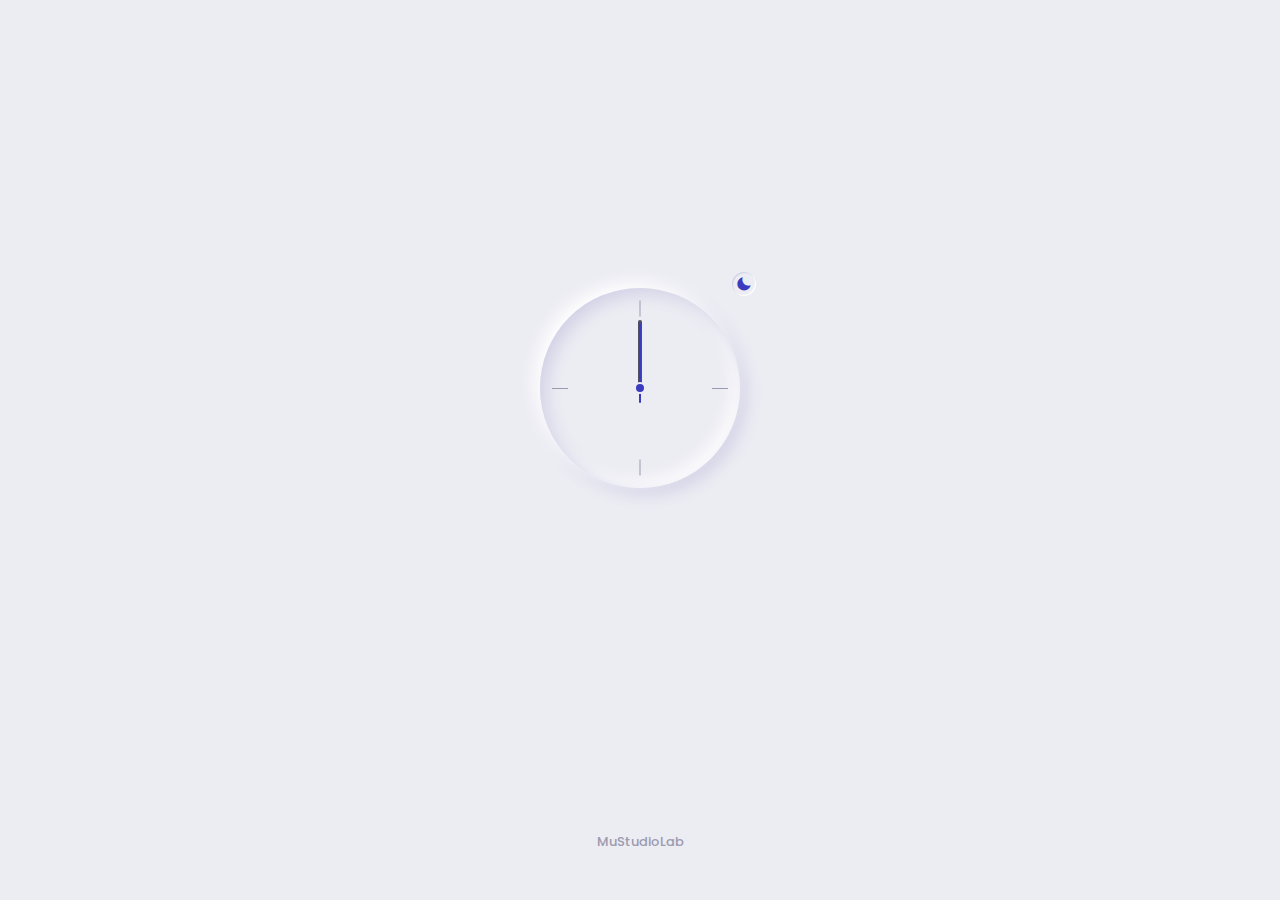
<file: ANALOG CLOCK UI Design/index.html>
<!DOCTYPE html>
    <html lang="en">
    <head>
        <meta charset="UTF-8">
        <meta name="viewport" content="width=device-width, initial-scale=1.0">

        <!--==================== BOXICONS ====================-->
        <link rel="stylesheet" href="https://cdn.jsdelivr.net/npm/boxicons@latest/css/boxicons.min.css">

        <!--==================== CSS ==========-->
        <link rel="stylesheet" href="assets/css/styles.css">

        <title>Clock Ui</title>
    </head>
    <body>
        <section class="clock container">
            <div class="clock__container grid">
                <div class="clock__content grid">
                    <div class="clock__circle">
                        <span class="clock__twelve"></span>
                        <span class="clock__three"></span>
                        <span class="clock__six"></span>
                        <span class="clock__nine"></span>
    
                        <div class="clock__rounder"></div>
                        <div class="clock__hour" id="clock-hour"></div>
                        <div class="clock__minutes" id="clock-minutes"></div>
                        <div class="clock__seconds" id="clock-seconds"></div>

                        <!-- Dark/light button -->
                        <div class="clock__theme">
                            <i class='bx bxs-moon' id="theme-button"></i>
                        </div>
                    </div>

                    <div>
                        <div class="clock__text">
                            <div class="clock__text-hour" id="text-hour"></div>
                            <div class="clock__text-minutes" id="text-minutes"></div>
                            <div class="clock__text-ampm" id="text-ampm"></div>
                        </div>
    
                        <div class="clock__date">
                            <!-- <span id="date-day-week"></span> -->
                            <span id="date-day"></span>
                            <span id="date-month"></span>
                            <span id="date-year"></span>
                        </div>
                    </div>
                </div>
                
                <a href="https://github.com/MuaddhAlsway" target="_blank" class="clock__logo">MuStudioLab</a>
            </div>
        </section>

        <!--==================== MAIN JS ====================-->
        <script src="assets/js/main.js"></script>
    </body>
</html>
</file>
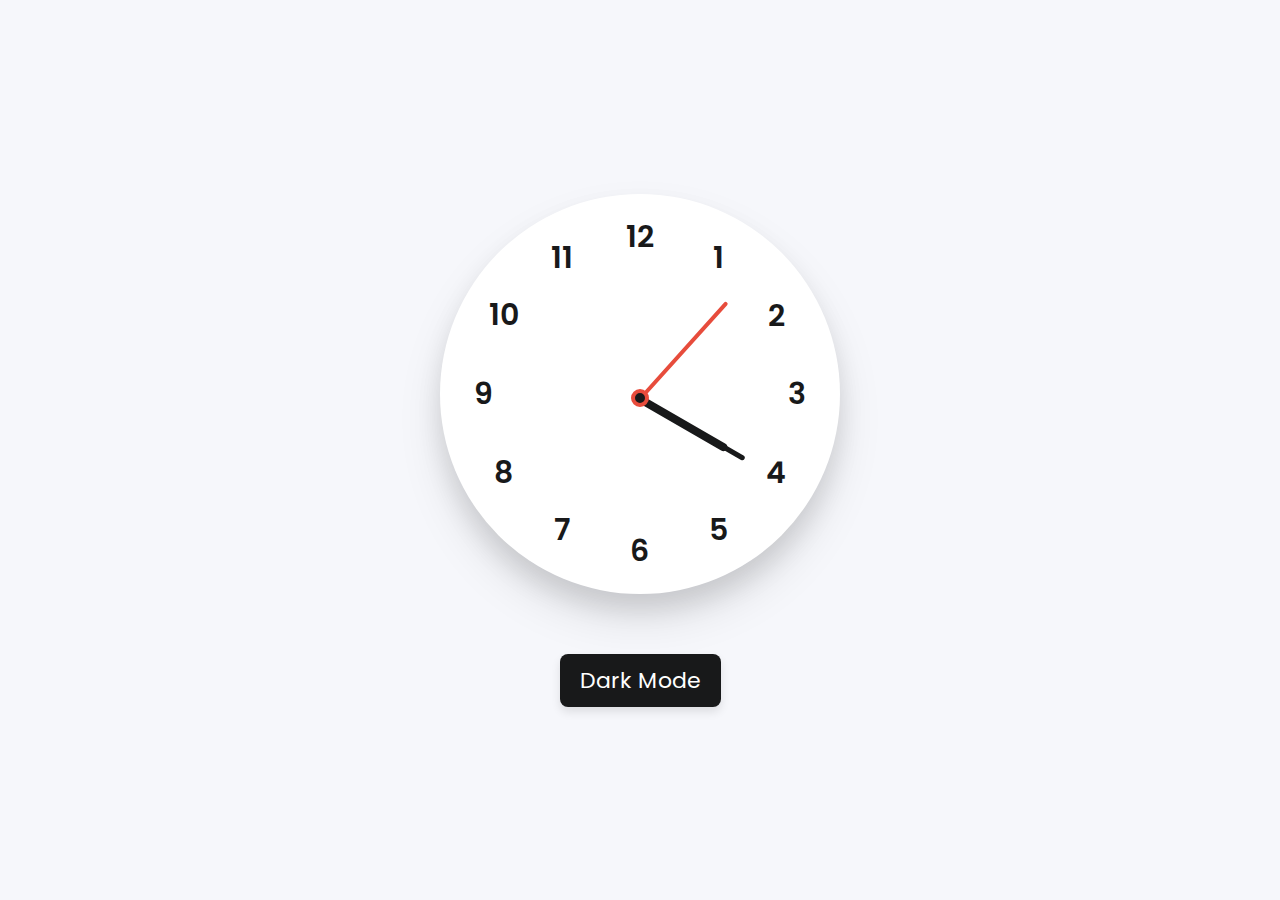
<file: Analog Clock/index.html>
<!DOCTYPE html>
<html lang="en" >
<head>
  <meta charset="UTF-8">
  <title>Analog Clock with Dark/White Theme</title>
  <link rel="stylesheet" href="./style.css">
</head>
<body>
<!-- partial:index.partial.html -->
<div class="container">
  <div class="clock">
    <label style="--i: 1"><span>1</span></label>
    <label style="--i: 2"><span>2</span></label>
    <label style="--i: 3"><span>3</span></label>
    <label style="--i: 4"><span>4</span></label>
    <label style="--i: 5"><span>5</span></label>
    <label style="--i: 6"><span>6</span></label>
    <label style="--i: 7"><span>7</span></label>
    <label style="--i: 8"><span>8</span></label>
    <label style="--i: 9"><span>9</span></label>
    <label style="--i: 10"><span>10</span></label>
    <label style="--i: 11"><span>11</span></label>
    <label style="--i: 12"><span>12</span></label>
    <div class="indicator">
      <span class="hand hour"></span>
      <span class="hand minute"></span>
      <span class="hand second"></span>
    </div>
  </div>
  <div class="mode-switch">Dark Mode</div>
</div>
<!-- partial -->
  <script  src="./main.js"></script>
</body>
</html>
</file>
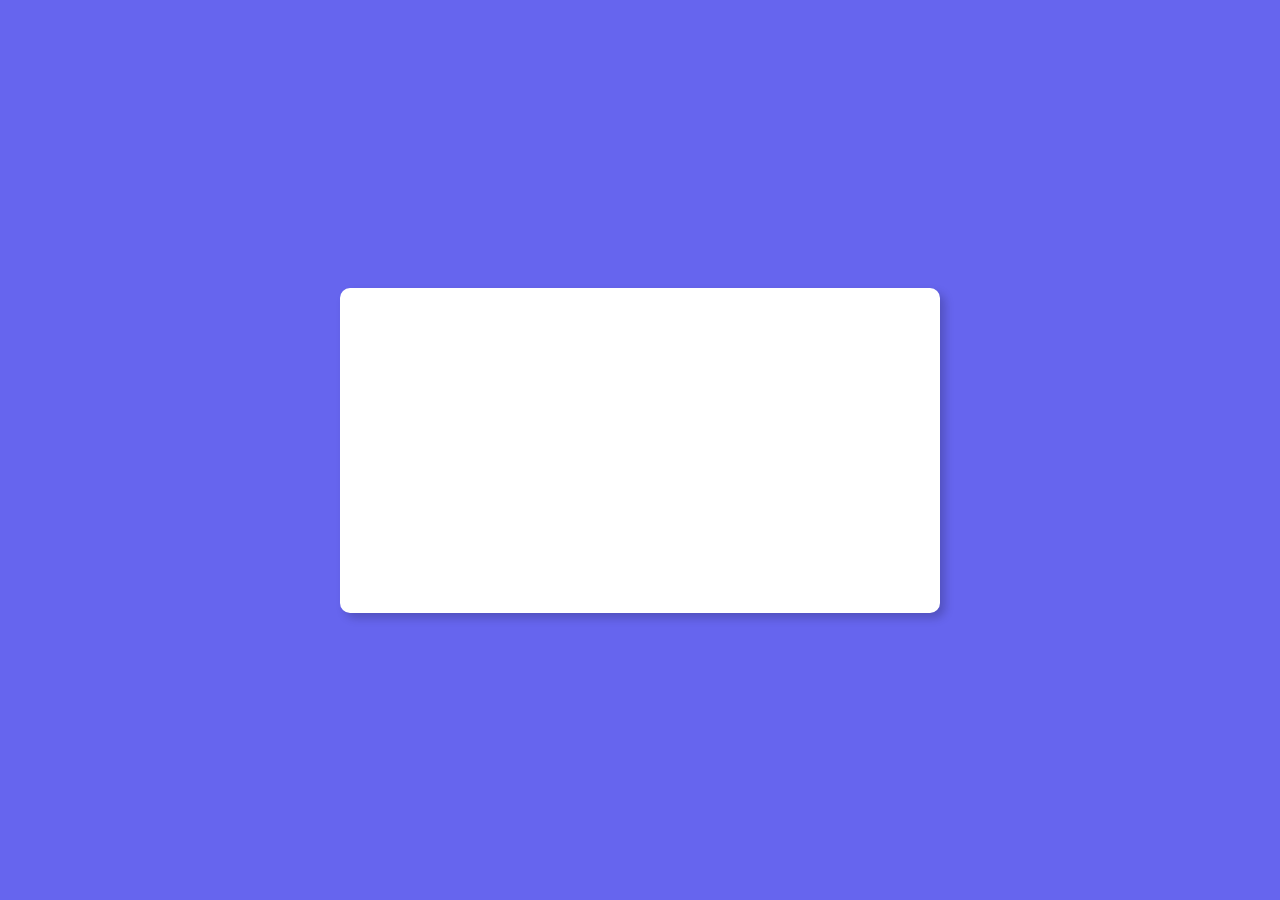
<file: Animated skills Bar UI Design/Index.html>
<!DOCTYPE html>
<html lang="en">
<head>
    <meta charset="UTF-8">
    <meta name="viewport" content="width=device-width, initial-scale=1.0">
    <title>Document</title>
    <link rel="stylesheet" href="style.css">
</head>
<body>
    <div class="skills-bar">
        <div class="bar">
            <div class="info">
                <span>HTML</span>
            </div>
            <div class="progress-line html"><span></span></div>
        </div>
         <div class="bar">
            <div class="info">
                <span>CSS</span>
            </div>
            <div class="progress-line css"><span></span></div>
        </div>
         <div class="bar">
            <div class="info">
                <span>jQuery</span>
            </div>
            <div class="progress-line jquery"><span></span></div>
        </div>
         <div class="bar">
            <div class="info">
                <span>Python</span>
            </div>
            <div class="progress-line python"><span></span></div>
        </div>
         <div class="bar">
            <div class="info">
                <span>MySQL</span>
            </div>
            <div class="progress-line mysql"><span></span></div>
        </div>
    </div>
</body>
</html>
</file>
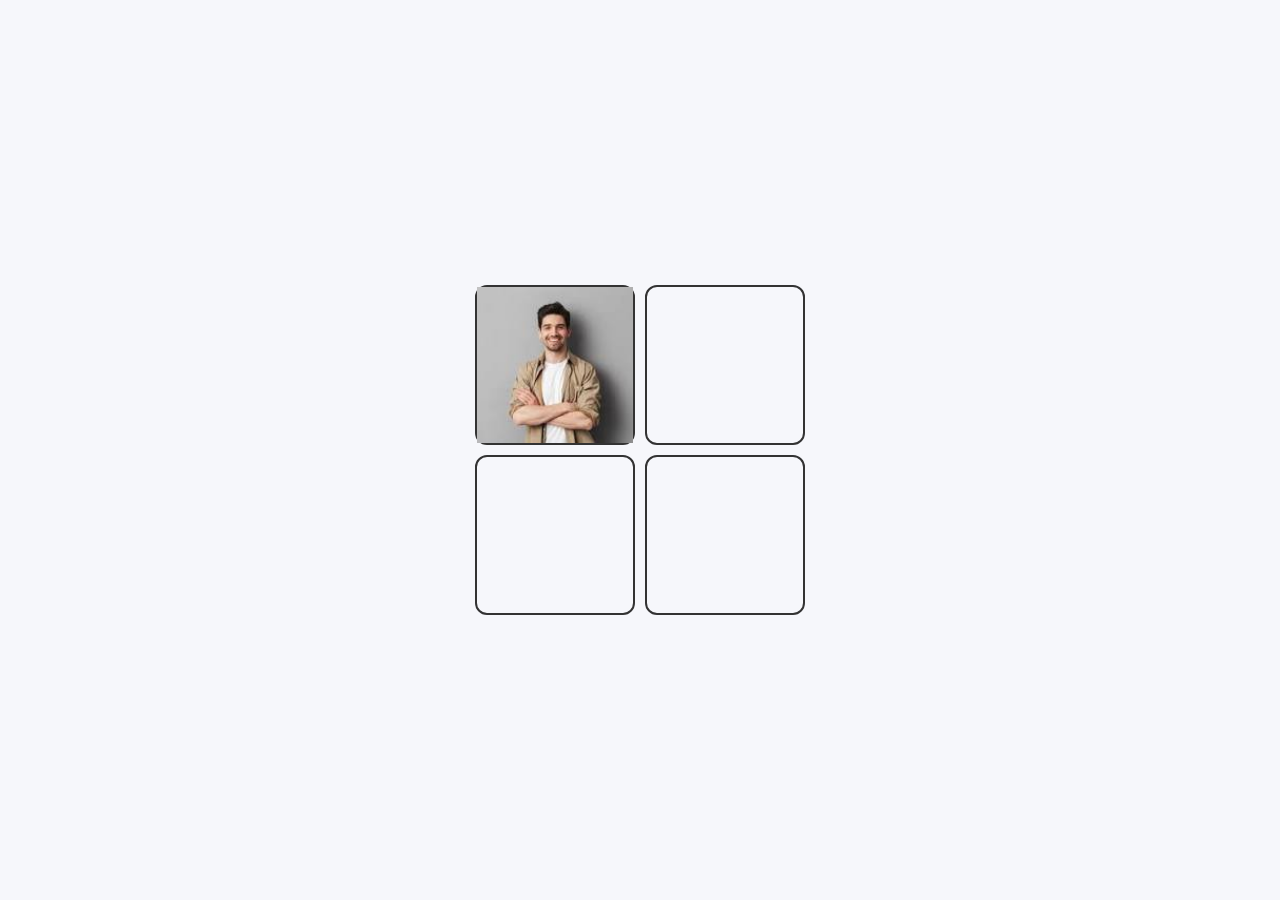
<file: Drag-Drob-Imag/Index.html>
<!DOCTYPE html>
<html lang="en">
<head>
    <meta charset="UTF-8">
    <meta name="viewport" content="width=device-width, initial-scale=1.0">
    <title>Document</title>
    <link rel="stylesheet" href="style.css">
</head>
<body>
    <section class="container">
        <div class="box">
            <div class="image" draggable="true"></div>
        </div>
        <div class="box"></div>
        <div class="box"></div>
        <div class="box"></div>
    </section>


    <script src="main.js"></script>
</body>
</html>
</file>
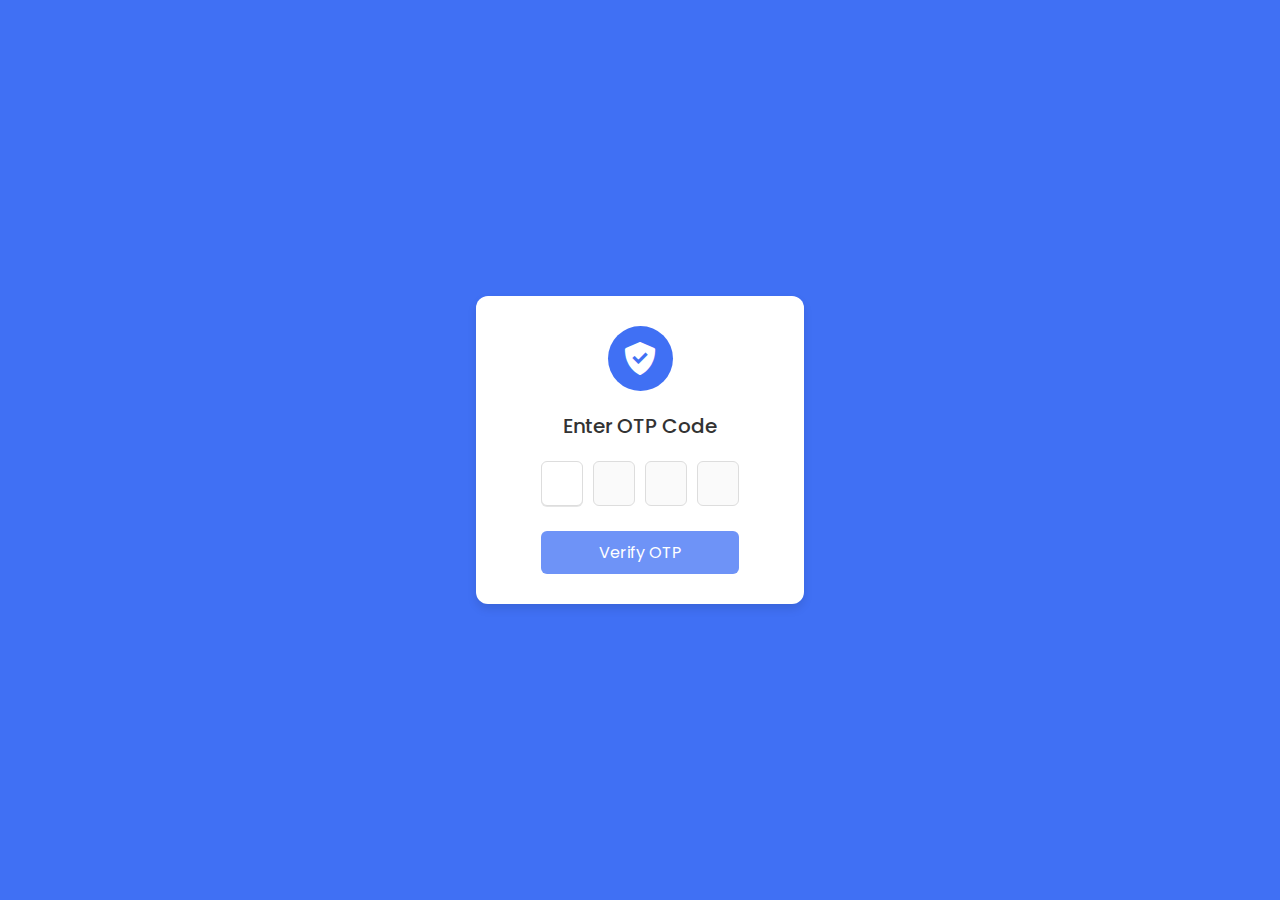
<file: OTP-Code/index.html>
<!DOCTYPE html>
<!-- Coding By CodingNepal - codingnepalweb.com -->
<html lang="en">
  <head>
    <meta charset="UTF-8" />
    <meta http-equiv="X-UA-Compatible" content="IE=edge" />
    <meta name="viewport" content="width=device-width, initial-scale=1.0" />
   <title>OTP Verification Form</title>
    <link rel="stylesheet" href="style.css" />
    <!-- Boxicons CSS -->
    <link href="https://unpkg.com/boxicons@2.1.4/css/boxicons.min.css" rel="stylesheet" />
   <script src="script.js" defer></script>
  </head>
  <body>
    <div class="container">
      <header>
        <i class="bx bxs-check-shield"></i>
      </header>
      <h4>Enter OTP Code</h4>
      <form action="#">
        <div class="input-field">
          <input type="number" />
          <input type="number" disabled />
          <input type="number" disabled />
          <input type="number" disabled />
        </div>
        <button>Verify OTP</button>
      </form>
    </div>
  </body>
</html>
</file>
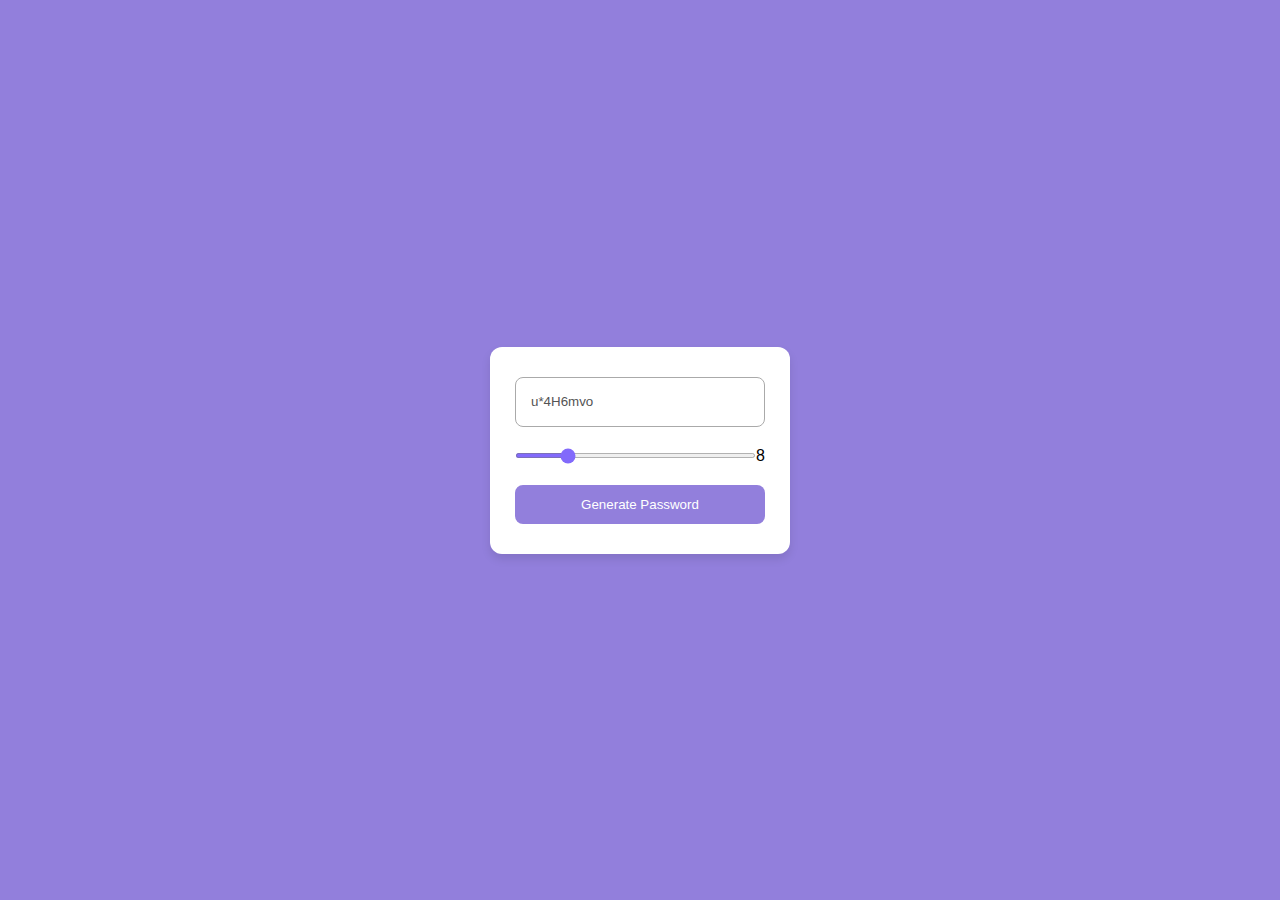
<file: Password Generator [ Front End ]/index.html>
<!DOCTYPE html>
<html lang="en">
<head>
    <meta charset="UTF-8">
    <meta name="viewport" content="width=device-width, initial-scale=1.0">
    <title>Document</title>
    <link rel="stylesheet" href="styles.css"> <link rel="stylesheet" href="https://unicons.iconscout.com/release/v4.0.0/css/line.css" />
 <link rel="stylesheet" href="https://unicons.iconscout.com/release/v4.0.0/css/line.css" />
</head>
<body>
    <div class="wrapper">
        <div class="password-box">
            <input type="text" placeholder="@codin$ghla" disabled>
            <i class="uil uil-copy copy-icon"></i>
        </div>

        <div class="range-box">
            <input type="range" min="6" max="16" value="8">
            <span class="slide-number">8</span>
        </div>

        <button class="generate-button">Generate Password</button>
    </div>

    <script src="script.js"></script>
</body>
</html>
</file>
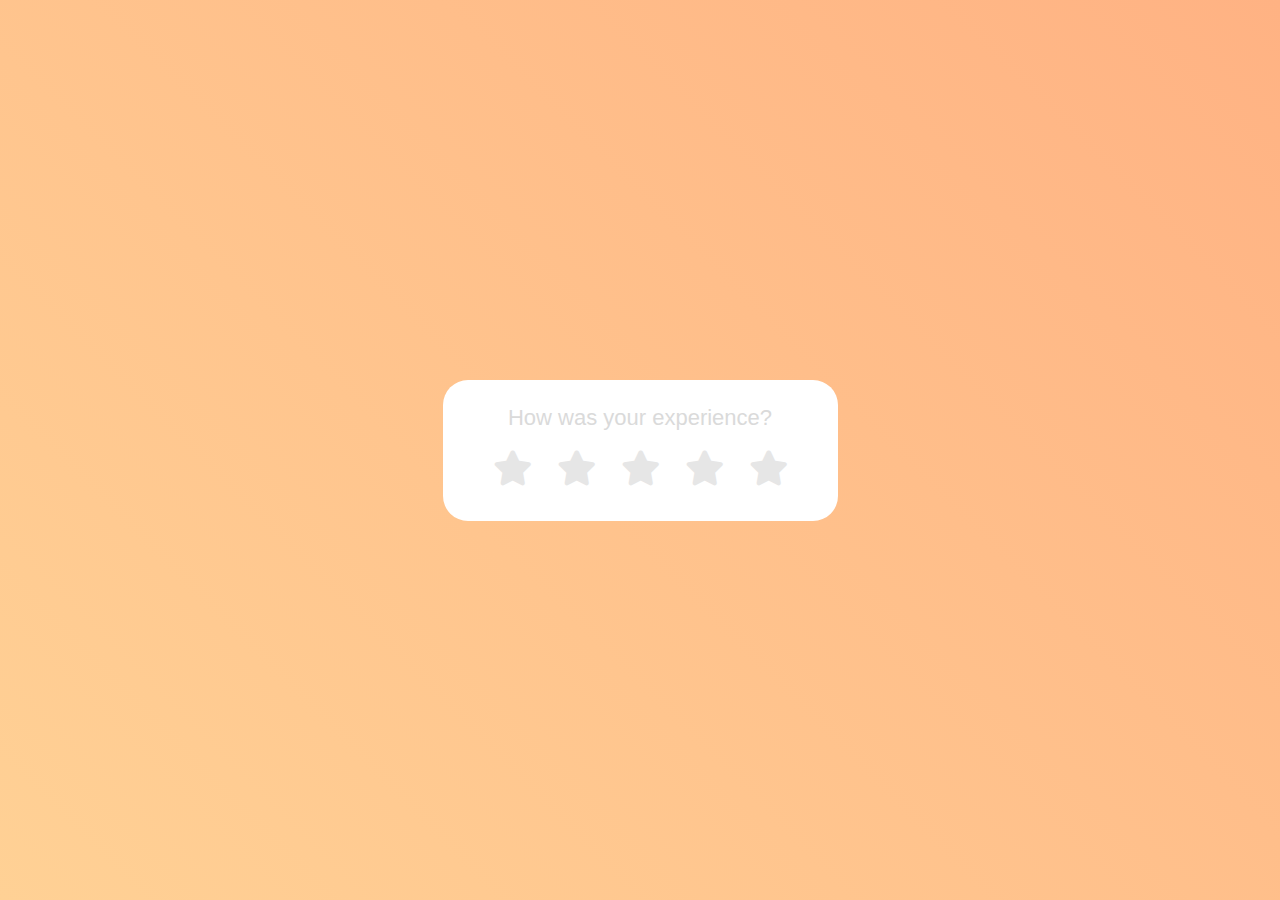
<file: Star-Rating/index.html>
<!-- Coding By CodingNepal - codingnepalweb.com -->
<html lang="en">
  <head>
    <meta charset="UTF-8" />
    <meta name="viewport" content="width=device-width, initial-scale=1.0" />
    <meta http-equiv="X-pUA-Compatible" content="ie=edge" />
    <title>Star Rating in HTML CSS & JavaScript</title>
    <link rel="stylesheet" href="styles.css" />
    <!-- Fontawesome CDN Link -->
    <link rel="stylesheet" href="https://cdnjs.cloudflare.com/ajax/libs/font-awesome/6.2.1/css/all.min.css" />
   
  </head>
  <body>
    <div class="rating-box">
<header>
        How was your experience?
    </header>

    <div class="stars">
        <i class="fa-solid fa-star"></i>
        <i class="fa-solid fa-star"></i>
        <i class="fa-solid fa-star"></i>
        <i class="fa-solid fa-star"> </i>
        <i class="fa-solid fa-star"> </i>
    </div>
    </div>
    

<script src="main.js" defer></script>
</body>

</html>
</file>
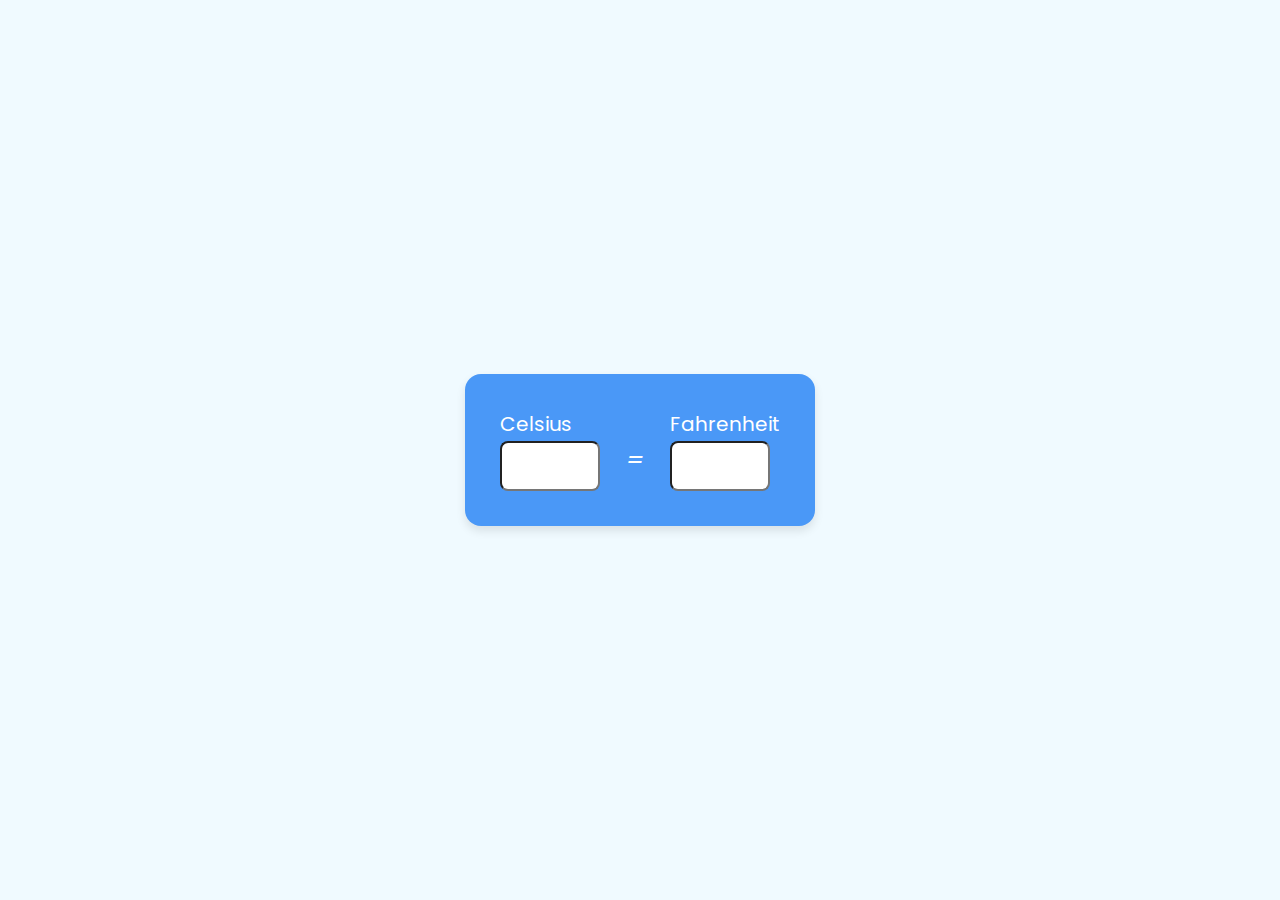
<file: Temperature Converter/Index.html>
<!DOCTYPE html>
<html lang="en">
<head>
    <meta charset="UTF-8">
    <meta name="viewport" content="width=device-width, initial-scale=1.0">
    <link rel="stylesheet" href="style.css">
    <title>Document</title>
</head>
<body>
    <div class="wrapper">
        <div class="input-box">
            <h6>Celsius</h6>
            <input type="number" id="celsius">
        </div>
        <i class="icon">=</i>
        <div class="input-box">
            <h6>Fahrenheit</h6>
            <input type="number" id="fahrenheit">
        </div>
    </div>

    <script src="main.js"></script>
</body>
</html>
</file>
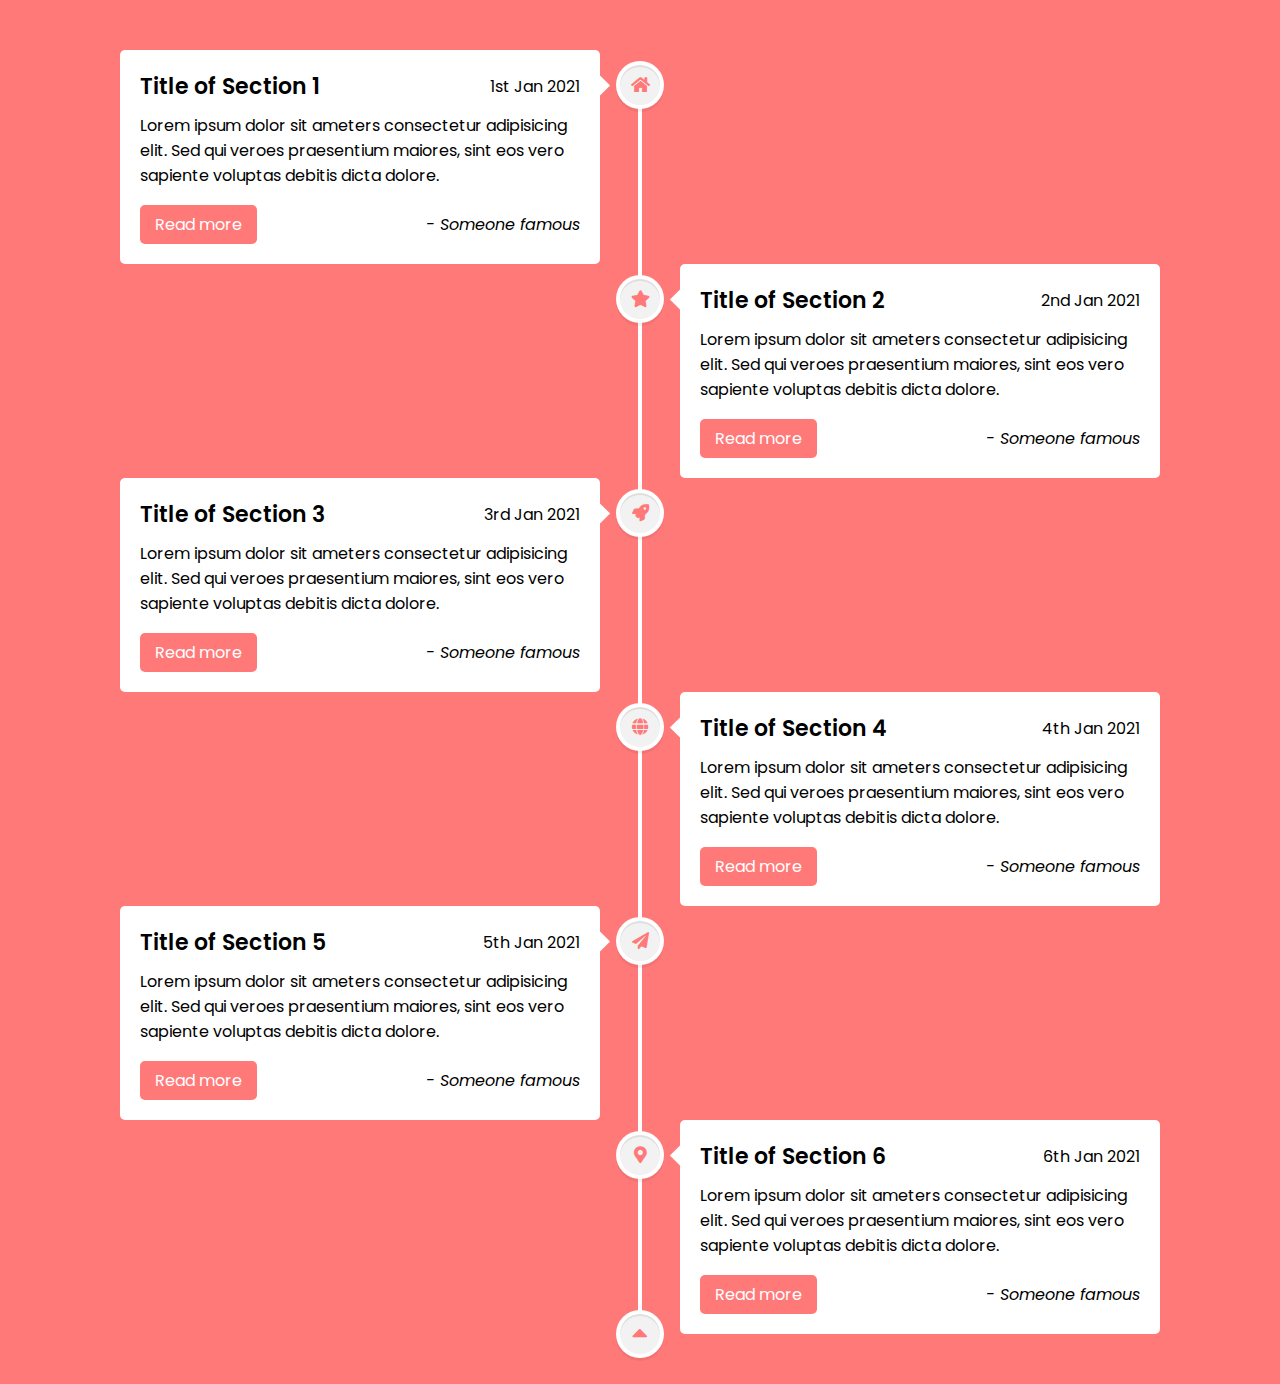
<file: Timeline Design/index.html>
<!DOCTYPE html>
<!-- Created By CodingNepal - www.codingnepalweb.com -->
<html lang="en">
<head>
    <meta charset="UTF-8">
    <title>Responsive Timeline Design | CodingNepal</title>
    <meta name="viewport" content="width=device-width, initial-scale=1.0">
    <link rel="stylesheet" href="style.css">
    <link rel="stylesheet" href="https://cdnjs.cloudflare.com/ajax/libs/font-awesome/5.15.3/css/all.min.css"/>
</head>
<body>
  <div class="wrapper">
    <div class="center-line">
      <a href="#" class="scroll-icon"><i class="fas fa-caret-up"></i></a>
    </div>
    <div class="row row-1">
      <section>
        <i class="icon fas fa-home"></i>
        <div class="details">
          <span class="title">Title of Section 1</span>
          <span>1st Jan 2021</span>
        </div>
        <p>Lorem ipsum dolor sit ameters consectetur adipisicing elit. Sed qui veroes praesentium maiores, sint eos vero sapiente voluptas debitis dicta dolore.</p>
        <div class="bottom">
          <a href="#">Read more</a>
          <i>- Someone famous</i>
        </div>
      </section>
    </div>
    <div class="row row-2">
      <section>
        <i class="icon fas fa-star"></i>
        <div class="details">
          <span class="title">Title of Section 2</span>
          <span>2nd Jan 2021</span>
        </div>
        <p>Lorem ipsum dolor sit ameters consectetur adipisicing elit. Sed qui veroes praesentium maiores, sint eos vero sapiente voluptas debitis dicta dolore.</p>
        <div class="bottom">
          <a href="#">Read more</a>
          <i>- Someone famous</i>
        </div>
      </section>
    </div>
    <div class="row row-1">
      <section>
        <i class="icon fas fa-rocket"></i>
        <div class="details">
          <span class="title">Title of Section 3</span>
          <span>3rd Jan 2021</span>
        </div>
        <p>Lorem ipsum dolor sit ameters consectetur adipisicing elit. Sed qui veroes praesentium maiores, sint eos vero sapiente voluptas debitis dicta dolore.</p>
        <div class="bottom">
          <a href="#">Read more</a>
          <i>- Someone famous</i>
        </div>
      </section>
    </div>
    <div class="row row-2">
      <section>
        <i class="icon fas fa-globe"></i>
        <div class="details">
          <span class="title">Title of Section 4</span>
          <span>4th Jan 2021</span>
        </div>
        <p>Lorem ipsum dolor sit ameters consectetur adipisicing elit. Sed qui veroes praesentium maiores, sint eos vero sapiente voluptas debitis dicta dolore.</p>
        <div class="bottom">
          <a href="#">Read more</a>
          <i>- Someone famous</i>
        </div>
      </section>
    </div>
    <div class="row row-1">
      <section>
        <i class="icon fas fa-paper-plane"></i>
        <div class="details">
          <span class="title">Title of Section 5</span>
          <span>5th Jan 2021</span>
        </div>
        <p>Lorem ipsum dolor sit ameters consectetur adipisicing elit. Sed qui veroes praesentium maiores, sint eos vero sapiente voluptas debitis dicta dolore.</p>
        <div class="bottom">
          <a href="#">Read more</a>
          <i>- Someone famous</i>
        </div>
      </section>
    </div>
    <div class="row row-2">
      <section>
        <i class="icon fas fa-map-marker-alt"></i>
        <div class="details">
          <span class="title">Title of Section 6</span>
          <span>6th Jan 2021</span>
        </div>
        <p>Lorem ipsum dolor sit ameters consectetur adipisicing elit. Sed qui veroes praesentium maiores, sint eos vero sapiente voluptas debitis dicta dolore.</p>
        <div class="bottom">
          <a href="#">Read more</a>
          <i>- Someone famous</i>
        </div>
      </section>
    </div>
  </div>
</body>
</html>
</file>
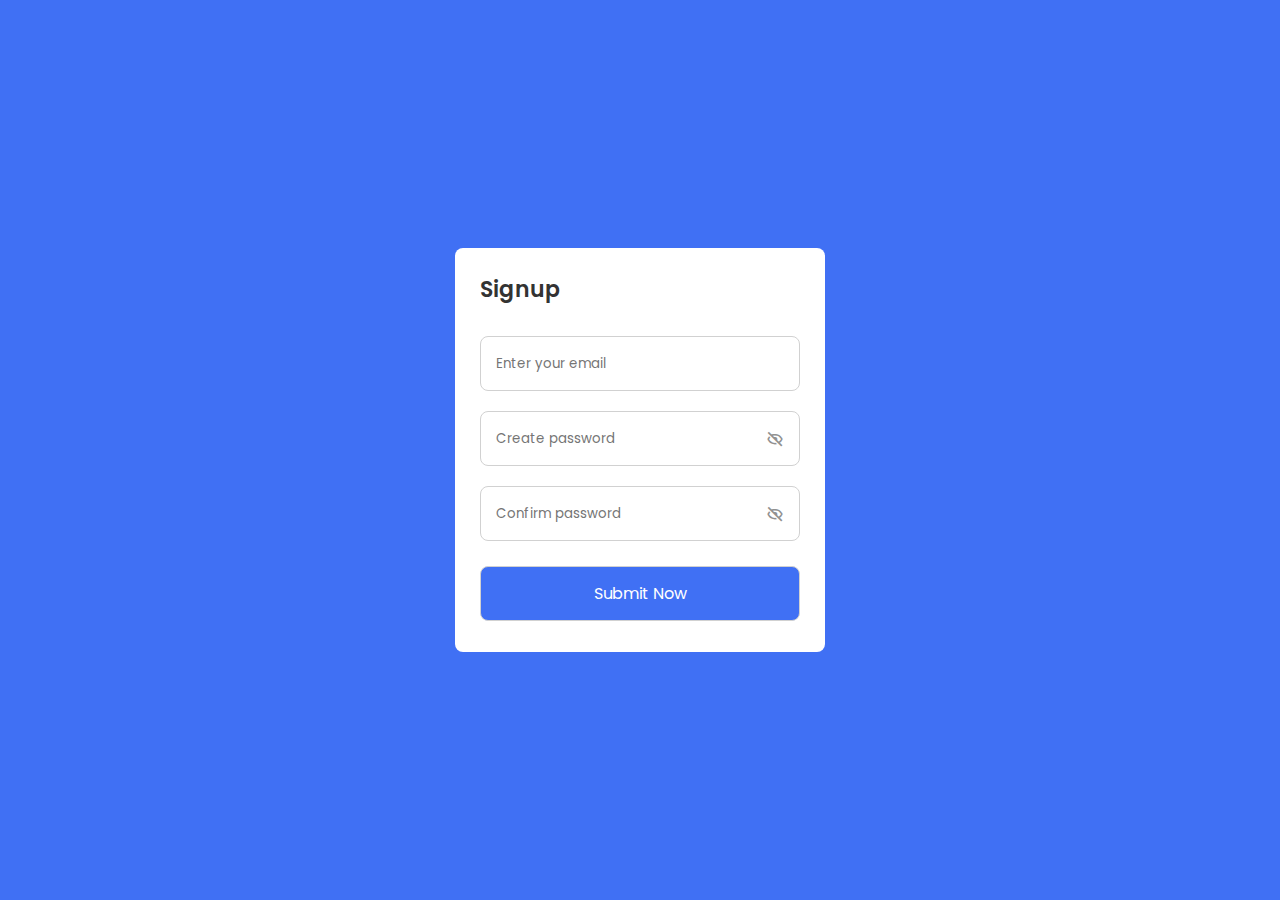
<file: ValidForm/index.html>
<!DOCTYPE html>
<!-- Coding By CodingNepal - codingnepalweb.com -->
<html lang="en">
  <head>
    <meta charset="UTF-8" />
    <meta http-equiv="X-UA-Compatible" content="IE=edge" />
    <meta name="viewport" content="width=device-width, initial-scale=1.0" />
    <title>Email and Password Validation</title>
    <!-- CSS -->
    <link rel="stylesheet" href="style.css" />
    <!-- Boxicons CSS -->
    <link
      href="https://unpkg.com/boxicons@2.1.2/css/boxicons.min.css"
      rel="stylesheet"
    />
  </head>
  <body>
    <div class="container">
      <header>Signup</header>
      <form action="https://www.codinglabweb.com/">
        <div class="field email-field">
          <div class="input-field">
            <input type="email" placeholder="Enter your email" class="email" />
          </div>
          <span class="error email-error">
            <i class="bx bx-error-circle error-icon"></i>
            <p class="error-text">Please enter a valid email</p>
          </span>
        </div>
        <div class="field create-password">
          <div class="input-field">
            <input
              type="password"
              placeholder="Create password"
              class="password"
            />
            <i class="bx bx-hide show-hide"></i>
          </div>
          <span class="error password-error">
            <i class="bx bx-error-circle error-icon"></i>
            <p class="error-text">
              Please enter atleast 8 charatcer with number, symbol, small and
              capital letter.
            </p>
          </span>
        </div>
        <div class="field confirm-password">
          <div class="input-field">
            <input
              type="password"
              placeholder="Confirm password"
              class="cPassword"
            />
            <i class="bx bx-hide show-hide"></i>
          </div>
          <span class="error cPassword-error">
            <i class="bx bx-error-circle error-icon"></i>
            <p class="error-text">Password don't match</p>
          </span>
        </div>
        <div class="input-field button">
          <input type="submit" value="Submit Now" />
        </div>
      </form>
    </div>
    <!-- JavaScript -->
   <script src="main.js"></script>
  </body>
</html>
</file>
<file: ANALOG CLOCK UI Design/assets/css/styles.css>
/*=============== GOOGLE FONTS ===============*/
@import url("https://fonts.googleapis.com/css2?family=Poppins:wght@400;500&display=swap");

/*=============== VARIABLES CSS ===============*/
:root {
  /*========== Colors ==========*/
  --hue-color: 240;

  --first-color: hsl(var(--hue-color), 53%, 49%);
  --title-color: hsl(var(--hue-color), 53%, 15%);
  --text-color: hsl(var(--hue-color), 12%, 35%);
  --text-color-light: hsl(var(--hue-color), 12%, 65%);
  --white-color: #FFF;
  --body-color: hsl(var(--hue-color), 24%, 94%);

  /*========== Font and typography ==========*/
  --body-font: 'Poppins', sans-serif;
  --biggest-font-size: 3rem;
  --small-font-size: .813rem;
  --smaller-font-size: .75rem;
  --tiny-font-size: .625rem;

  /*========== Font weight ==========*/
  --font-medium: 500;

  /*========== Margenes Bottom ==========*/
  --mb-0-25: .25rem;
  --mb-1: 1rem;
  --mb-1-5: 1.5rem;
  --mb-2-5: 2.5rem;

  /*========== z index ==========*/
  --z-normal: 1;
  --z-tooltip: 10;
}

@media screen and (min-width: 968px) {
  :root {
    --biggest-font-size: 3.5rem;
    --small-font-size: .875rem;
    --smaller-font-size: .813rem;
    --tiny-font-size: .75rem;
  }
}

/*========== Variables Dark theme ==========*/
body.dark-theme {
  --title-color: hsl(var(--hue-color), 12%, 95%);
  --text-color: hsl(var(--hue-color), 12%, 75%);
  --body-color: hsl(var(--hue-color), 10%, 16%);
}

/*========== Button Dark/Light ==========*/
.clock__theme {
  position: absolute;
  top: -1rem;
  right: -1rem;
  display: flex;
  padding: .25rem;
  border-radius: 50%;
  box-shadow: inset -1px -1px 1px hsla(var(--hue-color), 0%, 100%, 1), 
              inset 1px 1px 1px hsla(var(--hue-color), 30%, 86%, 1);
  color: var(--first-color);
  cursor: pointer;
  transition: .4s; // For dark mode animation
}

/*========== Box shadow Dark theme ==========*/
.dark-theme .clock__circle {
  box-shadow: 6px 6px 16px hsla(var(--hue-color), 8%, 12%, 1), 
              -6px -6px 16px hsla(var(--hue-color), 8%, 20%, 1), 
              inset -6px -6px 16px hsla(var(--hue-color), 8%, 20%, 1), 
              inset 6px 6px 12px hsla(var(--hue-color), 8%, 12%, 1);
}

.dark-theme .clock__theme {
  box-shadow: inset -1px -1px 1px hsla(var(--hue-color), 8%, 20%, 1), 
              inset 1px 1px 1px hsla(var(--hue-color), 8%, 12%, 1);
}

/*=============== BASE ===============*/
* {
  box-sizing: border-box;
  padding: 0;
  margin: 0;
}

body {
  margin: 0;
  font-family: var(--body-font);
  background-color: var(--body-color);
  color: var(--text-color);
  transition: .4s; // For dark mode animation
}

a {
  text-decoration: none;
}

/*=============== REUSABLE CSS CLASSES ===============*/
.container {
  max-width: 968px;
  margin-left: var(--mb-1);
  margin-right: var(--mb-1);
}

.grid {
  display: grid;
}

/*=============== CLOCK ===============*/
.clock__container {
  height: 100vh;
  grid-template-rows: 1fr max-content;
}

.clock__circle {
  position: relative;
  width: 200px;
  height: 200px;
  box-shadow: -6px -6px 16px var(--white-color), 
              6px 6px 16px hsla(var(--hue-color), 30%, 86%, 1), 
              inset 6px 6px 16px hsla(var(--hue-color), 30%, 86%, 1), 
              inset -6px -6px 16px var(--white-color);
  border-radius: 50%;
  justify-self: center;
  display: flex;
  justify-content: center;
  align-items: center;
  transition: .4s; // For dark mode animation
}

.clock__content {
  align-self: center;
  row-gap: 3.5rem;
}

.clock__twelve, 
.clock__three, 
.clock__six, 
.clock__nine {
  position: absolute;
  width: 1rem;
  height: 1px;
  background-color: var(--text-color-light);
}

.clock__twelve, 
.clock__six {
  transform: translateX(-50%) rotate(90deg);
}

.clock__twelve {
  top: 1.25rem;
  left: 50%;
}

.clock__three {
  top: 50%;
  right: .75rem;
}

.clock__six {
  bottom: 1.25rem;
  left: 50%;
}

.clock__nine {
  left: .75rem;
  top: 50%;
}

.clock__rounder {
  width: .75rem;
  height: .75rem;
  background-color: var(--first-color);
  border-radius: 50%;
  border: 2px solid var(--body-color);
  z-index: var(--z-tooltip);
}

.clock__hour, 
.clock__minutes, 
.clock__seconds {
  position: absolute;
  display: flex;
  justify-content: center;
}

.clock__hour {
  width: 105px;
  height: 105px;
}

.clock__hour::before {
  content: '';
  position: absolute;
  background-color: var(--text-color);
  width: .25rem;
  height: 3rem;
  border-radius: .75rem;
  z-index: var(--z-normal);
}

.clock__minutes {
  width: 136px;
  height: 136px;
}

.clock__minutes::before {
  content: '';
  position: absolute;
  background-color: var(--text-color);
  width: .25rem;
  height: 4rem;
  border-radius: .75rem;
  z-index: var(--z-normal);
}

.clock__seconds {
  width: 130px;
  height: 130px;
}

.clock__seconds::before {
  content: '';
  position: absolute;
  background-color: var(--first-color);
  width: .125rem;
  height: 5rem;
  border-radius: .75rem;
  z-index: var(--z-normal);
}

.clock__logo {
  width: max-content;
  justify-self: center;
  margin-bottom: var(--mb-2-5);
  font-size: var(--smaller-font-size);
  font-weight: var(--font-medium);
  color: var(--text-color-light);
  transition: .3s;
}

.clock__logo:hover {
  color: var(--first-color);
}

.clock__text {
  display: flex;
  justify-content: center;
}

.clock__text-hour, 
.clock__text-minutes {
  font-size: var(--biggest-font-size);
  font-weight: var(--font-medium);
  color: var(--title-color);
}

.clock__text-ampm {
  font-size: var(--tiny-font-size);
  color: var(--title-color);
  font-weight: var(--font-medium);
  margin-left: var(--mb-0-25);
}

.clock__date {
  text-align: center;
  font-size: var(--small-font-size);
  font-weight: var(--font-medium);
}

/*=============== MEDIA QUERIES ===============*/
/* For large devices */
@media screen and (min-width: 968px) {
  .container {
    margin-left: auto;
    margin-right: auto;
  }
  .clock__logo {
    margin-bottom: 3rem;
  }
}
</file>
<file: Analog Clock/style.css>
@import url("https://fonts.googleapis.com/css2?family=Poppins:wght@200;300;400;500;600;700&display=swap");
* {
  margin: 0;
  padding: 0;
  box-sizing: border-box;
  font-family: "Poppins", sans-serif;
}
:root {
  --primary-color: #f6f7fb;
  --white-color: #fff;
  --black-color: #18191a;
  --red-color: #e74c3c;
}
body {
  display: flex;
  min-height: 100vh;
  align-items: center;
  justify-content: center;
  background: var(--primary-color);
}
body.dark {
  --primary-color: #242526;
  --white-color: #18191a;
  --black-color: #fff;
  --red-color: #e74c3c;
}
.container {
  display: flex;
  flex-direction: column;
  align-items: center;
  gap: 60px;
}
.container .clock {
  display: flex;
  height: 400px;
  width: 400px;
  border-radius: 50%;
  align-items: center;
  justify-content: center;
  background: var(--white-color);
  box-shadow: 0 15px 25px rgba(0, 0, 0, 0.1), 0 25px 45px rgba(0, 0, 0, 0.1);
  position: relative;
}
.clock label {
  position: absolute;
  inset: 20px;
  text-align: center;
  transform: rotate(calc(var(--i) * (360deg / 12)));
}
.clock label span {
  display: inline-block;
  font-size: 30px;
  font-weight: 600;
  color: var(--black-color);
  transform: rotate(calc(var(--i) * (-360deg / 12)));
}
.container .indicator {
  position: absolute;
  height: 10px;
  width: 10px;
  display: flex;
  justify-content: center;
}
.indicator::before {
  content: "";
  position: absolute;
  height: 100%;
  width: 100%;
  border-radius: 50%;
  z-index: 100;
  background: var(--black-color);
  border: 4px solid var(--red-color);
}
.indicator .hand {
  position: absolute;
  height: 130px;
  width: 4px;
  bottom: 0;
  border-radius: 25px;
  transform-origin: bottom;
  background: var(--red-color);
}
.hand.minute {
  height: 120px;
  width: 5px;
  background: var(--black-color);
}
.hand.hour {
  height: 100px;
  width: 8px;
  background: var(--black-color);
}
.mode-switch {
  padding: 10px 20px;
  border-radius: 8px;
  font-size: 22px;
  font-weight: 400;
  display: inline-block;
  color: var(--white-color);
  background: var(--black-color);
  box-shadow: 0 5px 10px rgba(0, 0, 0, 0.1);
  cursor: pointer;
}
.mode-switch:active {
  transform: scale (0.98);
}
</file>
<file: Animated skills Bar UI Design/style.css>
*{
    margin: 0;
    padding: 0;
    box-sizing: border-box;
    font-family: 'Popins', sans-serif;
}
html,body{
    display: grid;
    height: 100%;
    place-items: center;
    background: #6665ee;
}

.skills-bar{
    width: 600px;
    background: #fff;
    border-radius: 10px;
    padding: 25px 30px;
    box-shadow: 5px 5px 10px rgb(0,0,0,0.2);
}

.skills-bar .bar{
    margin: 20px 0;
}

.skills-bar .bar:first-child{
    margin-top: 0;
}
.skills-bar .bar .info{
    margin-bottom: 5px;
}
.skills-bar .bar .info span{
    font-size: 17px;
    font-weight: 500;
     opacity: 0;
    animation: showText 0.5s 1s linear forwards;
}
@keyframes showText{
    100%{
   opacity: 1;
}
}
.skills-bar .bar  .progress-line{
    position: relative;
    height: 10px;
    width: 100%;
    background: #f0f0f0;
    border-radius: 10px;
    transform: scaleX(0);
    transform-origin: left;
    box-shadow: inset 0px 1px 1px rgba(0, 0, 0 , 0.05),
                        0px 1px rgba(255, 255,255, 0.8);
animation: animate 1s cubic-bezier(1, 0, 0, 1) forwards;
}
@keyframes animate{
    100%{
    transform: scaleX(1);
}
}
.bar .progress-line span{
    height: 100%;
    width: 80%;
    background: #6665ee;
    position: absolute;
    border-radius: 10px;
     transform: scaleX(0);
    transform-origin: left;
    animation: animate 1s  1s cubic-bezier(1, 0, 0, 1) forwards;

}

.bar .progress-line.html span{
     width: 70%;
}
.bar .progress-line.css span{
     width: 50%;
}

.bar .progress-line.jquery span{
     width: 85%;
}
.bar .progress-line.python span{
     width: 65%;
}
.bar .progress-line.mysql span{
     width: 55%;
}
.bar .progress-line span:before{
    position: absolute;
    content: "";
    right: 0;
    top: -10px;
    height: 0;
    width: 0;
    border: 7px solid transparent;
    border-bottom-width: 0px;
    border-right-width: 0px;
    border-top-color: #000;
    opacity: 0;
    animation: showText2 0.5s 1.5s linear forwards;
}

.bar .progress-line span::after{
    position: absolute;
   
    right: 0;
    top: -28px;
    background: #000;
    color: #fff;
    font-size: 12px;
    font-weight: 500;
    padding: 1px 8px;
    border-radius: 3px;
    opacity: 0;
    animation: showText2 0.5s 1.5s linear forwards;
}
@keyframes showText2 {
    100%{
        opacity: 1;
    }
}
.bar .progress-line.html span::after{
     content: "70%";
}
.bar .progress-line.css span::after{
     content: "50%";
}

.bar .progress-line.jquery span::after{
     content: "85%";
}
.bar .progress-line.python span::after{
     content: "65%";
}
.bar .progress-line.mysql span::after{
     content: "55%";
}
</file>
<file: Drag-Drob-Imag/style.css>
*{
    margin: 0;
    padding: 0;
    box-sizing: border-box;
}
body{
    height: 100vh;
    display: flex;
    align-items: center;
    justify-content: center;
    background: #f6f7fb;
}
.container{
    display: flex;
    gap: 10px;
    flex-wrap: wrap;
    width: 420px;

    justify-content: center;
}

.container .box{
    position: relative;
    height: 160px;
    width: 160px;
    border-radius: 12px;
    border: 2px solid #333;    
}
.box .image{
    height: 100%;
    width: 100%;
    background-size: cover;
    background-position: center;
    background-image: url('Untitled.jpg');
}

.box.hovered{
    border: 2px dashed #333 ;
}
</file>
<file: OTP-Code/style.css>
/* Import Google font - Poppins */
@import url("https://fonts.googleapis.com/css2?family=Poppins:wght@200;300;400;500;600;700&display=swap");
* {
  margin: 0;
  padding: 0;
  box-sizing: border-box;
  font-family: "Poppins", sans-serif;
}
body {
  min-height: 100vh;
  display: flex;
  align-items: center;
  justify-content: center;
  background: #4070f4;
}
:where(.container, form, .input-field, header) {
  display: flex;
  flex-direction: column;
  align-items: center;
  justify-content: center;
}
.container {
  background: #fff;
  padding: 30px 65px;
  border-radius: 12px;
  row-gap: 20px;
  box-shadow: 0 5px 10px rgba(0, 0, 0, 0.1);
}
.container header {
  height: 65px;
  width: 65px;
  background: #4070f4;
  color: #fff;
  font-size: 2.5rem;
  border-radius: 50%;
}
.container h4 {
  font-size: 1.25rem;
  color: #333;
  font-weight: 500;
}
form .input-field {
  flex-direction: row;
  column-gap: 10px;
}
.input-field input {
  height: 45px;
  width: 42px;
  border-radius: 6px;
  outline: none;
  font-size: 1.125rem;
  text-align: center;
  border: 1px solid #ddd;
}
.input-field input:focus {
  box-shadow: 0 1px 0 rgba(0, 0, 0, 0.1);
}
.input-field input::-webkit-inner-spin-button,
.input-field input::-webkit-outer-spin-button {
  display: none;
}
form button {
  margin-top: 25px;
  width: 100%;
  color: #fff;
  font-size: 1rem;
  border: none;
  padding: 9px 0;
  cursor: pointer;
  border-radius: 6px;
  pointer-events: none;
  background: #6e93f7;
  transition: all 0.2s ease;
}
form button.active {
  background: #4070f4;
  pointer-events: auto;
}
form button:hover {
  background: #0e4bf1;
}
</file>
<file: Password Generator [ Front End ]/styles.css>
*{
    margin: 0;
    padding: 0;
    box-sizing: border-box;
    font-family: sans-serif;
}
body{
    min-height: 100vh;
    display: flex;
    align-items: center;
    justify-content: center;
    background-color: #927fdc;
}

.wrapper{
    position: relative;
    max-width: 300px;
    width: 100%;
    background: #fff;
    border-radius: 12px;
    padding: 30px 25px;
    box-shadow: 0 5px 10px rgba(0, 0, 0, 0.1);
}

.wrapper .password-box{
    position: relative;
    height: 50px;
}

.password-box input{
    height: 100%;
    width: 100%;
    border-radius: 8px;
    padding: 0 45px 0 15px;
    border: 1px solid #aaa;
    background-color: transparent;
}

.password-box .copy-icon{
    position: absolute;
    right: 15px;
    top: 50%;
    color: #707070;
    font-size: 20px;
    cursor: pointer;
    transform: translateY(-50%);
}

.copy-icon:hover{
    color: #826afb;
}

.wrapper .range-box{
    display: flex;
    align-items: center;
    margin-top: 20px;
}

 .range-box input{
    width: 100%;
    height: 5px;
    accent-color: #826afb;
 }

 .range-box .slider-number{
    min-width: 30px;
    text-align: right;
    font-size: 17px;
    color: #707070;
 }

.wrapper .generate-button{
    width: 100%;
    color: #fff;
    padding: 12px 0;
    margin-top: 20px;
    background: #927fdc;
    border: none;
    border-radius: 8px;
}
.generate-button:hover{
      background: #927fdc;
}
</file>
<file: Star-Rating/styles.css>
*{
    margin: 0;
    padding: 0;
    box-sizing: border-box;
    font-family: sans-serif;
}

body{
    height: 100vh;
    display: flex;
    align-items: center;
    justify-content: center;
    background: linear-gradient(45deg, #ffd195,#ffb283);
}

.rating-box{
    position: relative;
    background: #fff;
    padding: 25px 50px 35px;
    border-radius: 25px;
    box-shadow: 8 5px 10px rgba(0,0,0,0.05);
}

.rating-box header{
    font-size: 22px;
    color: #dadada;
    font-weight: 500;
    margin-bottom: 20px;
    text-align: center;
}

.rating-box .stars{
    display: flex;
    align-items: center;
    gap: 25px;
}

.stars i{
    color: #e6e6e6;
    font-size: 35px;
    cursor: pointer;
    transition: color 0.2s ease;
}

.stars i.active{
    color: #ff9c1a;
}
</file>
<file: Temperature Converter/style.css>
@import url('https://fonts.googleapis.com/css2?family=Poppins&display=swap');

* {
    margin: 0;
    padding: 0;
    box-sizing: border-box;
    font-family: 'Poppins';
}

body {
    display: flex;
    align-items: center;
    justify-content: center;
    height: 100vh; /* ✅ Full height to center vertically */
    background: #f0faff;
}

.wrapper {
    display: flex;
    align-items: center;
    justify-content: space-between;
    max-width: 350px;
    width: 100%;
    background: #4a98f7;
    padding: 35px;
    border-radius: 16px;
    box-shadow: 0 5px 10px rgba(0,0,0,0.1);
}

.wrapper .input-box h6 {
    font-size: 20px;
    font-weight: 400;
    color: #fff;
    margin-bottom: 2px;
}

.wrapper .input-box input {
    max-width: 100px;
    height: 50px;
    border-radius: 8px;
    outline: none;
    text-align: center;
    font-size: 20px;
    color: #737373;
}

.icon {
    font-size: 25px;
    color: #fff;
    margin-top: 20px;
}

.input-box input::-webkit-inner-spin-button,
.input-box input::-webkit-outer-spin-button {
    display: none;
}
</file>
<file: Timeline Design/style.css>
@import url('https://fonts.googleapis.com/css2?family=Poppins:wght@200;300;400;500;600;700&display=swap');
*{
  margin: 0;
  padding: 0;
  box-sizing: border-box;
  font-family: "Poppins", sans-serif;
}
html{
  scroll-behavior: smooth;
}
body{
  background: #ff7979;
}
::selection{
  color: #fff;
  background: #ff7979;
}
.wrapper{
  max-width: 1080px;
  margin: 50px auto;
  padding: 0 20px;
  position: relative;
}
.wrapper .center-line{
  position: absolute;
  height: 100%;
  width: 4px;
  background: #fff;
  left: 50%;
  top: 20px;
  transform: translateX(-50%);
}
.wrapper .row{
  display: flex;
}
.wrapper .row-1{
  justify-content: flex-start;
}
.wrapper .row-2{
  justify-content: flex-end;
}
.wrapper .row section{
  background: #fff;
  border-radius: 5px;
  width: calc(50% - 40px);
  padding: 20px;
  position: relative;
}
.wrapper .row section::before{
  position: absolute;
  content: "";
  height: 15px;
  width: 15px;
  background: #fff;
  top: 28px;
  z-index: -1;
  transform: rotate(45deg);
}
.row-1 section::before{
  right: -7px;
}
.row-2 section::before{
  left: -7px;
}
.row section .icon,
.center-line .scroll-icon{
  position: absolute;
  background: #f2f2f2;
  height: 40px;
  width: 40px;
  text-align: center;
  line-height: 40px;
  border-radius: 50%;
  color: #ff7979;
  font-size: 17px;
  box-shadow: 0 0 0 4px #fff, inset 0 2px 0 rgba(0,0,0,0.08), 0 3px 0 4px rgba(0,0,0,0.05);
}
.center-line .scroll-icon{
  bottom: 0px;
  left: 50%;
  font-size: 25px;
  transform: translateX(-50%);
}
.row-1 section .icon{
  top: 15px;
  right: -60px;
}
.row-2 section .icon{
  top: 15px;
  left: -60px;
}
.row section .details,
.row section .bottom{
  display: flex;
  align-items: center;
  justify-content: space-between;
}
.row section .details .title{
  font-size: 22px;
  font-weight: 600;
}
.row section p{
  margin: 10px 0 17px 0;
}
.row section .bottom a{
  text-decoration: none;
  background: #ff7979;
  color: #fff;
  padding: 7px 15px;
  border-radius: 5px;
  /* font-size: 17px; */
  font-weight: 400;
  transition: all 0.3s ease;
}

@media (max-width: 772px){
    .wrapper .center-line{
        left: 30px;
    }
    .wrapper .row{
        margin: 30px 0 3px 60px;
    }
    .wrapper .row section{
        width: 100%;
    }

    .row-1 section::before{
        left: -7px;
    }

    .row-2 section .icon{
        left: -60px;
    }
}

@media (max-width: 440px){
    .wrapper .center-line,
    .row section::before,
    .row section .icon{
        display: none;
    }

    .wrapper .row{
        margin: 10px 0;
    }
}
</file>
<file: ValidForm/style.css>
@import url("https://fonts.googleapis.com/css2?family=Poppins:wght@300;400;500;600&display=swap");
* {
  margin: 0;
  padding: 0;
  box-sizing: border-box;
  font-family: "Poppins", sans-serif;
}
body {
  min-height: 100vh;
  display: flex;
  align-items: center;
  justify-content: center;
  background: #4070f4;
}
.container {
  position: relative;
  max-width: 370px;
  width: 100%;
  padding: 25px;
  border-radius: 8px;
  background-color: #fff;
}
.container header {
  font-size: 22px;
  font-weight: 600;
  color: #333;
}
.container form {
  margin-top: 30px;
}
form .field {
  margin-bottom: 20px;
}
form .input-field {
  position: relative;
  height: 55px;
  width: 100%;
}
.input-field input {
  height: 100%;
  width: 100%;
  outline: none;
  border: none;
  border-radius: 8px;
  padding: 0 15px;
  border: 1px solid #d1d1d1;
}
.invalid input {
  border-color: #d93025;
}
.input-field .show-hide {
  position: absolute;
  right: 13px;
  top: 50%;
  transform: translateY(-50%);
  font-size: 18px;
  color: #919191;
  cursor: pointer;
  padding: 3px;
}
.field .error {
  display: flex;
  align-items: center;
  margin-top: 6px;
  color: #d93025;
  font-size: 13px;
  display: none;
}
.invalid .error {
  display: flex;
}
.error .error-icon {
  margin-right: 6px;
  font-size: 15px;
}
.create-password .error {
  align-items: flex-start;
}
.create-password .error-icon {
  margin-top: 4px;
}
.button {
  margin: 25px 0 6px;
}
.button input {
  color: #fff;
  font-size: 16px;
  font-weight: 400;
  background-color: #4070f4;
  cursor: pointer;
  transition: all 0.3s ease;
}
.button input:hover {
  background-color: #0e4bf1;
}
</file>
